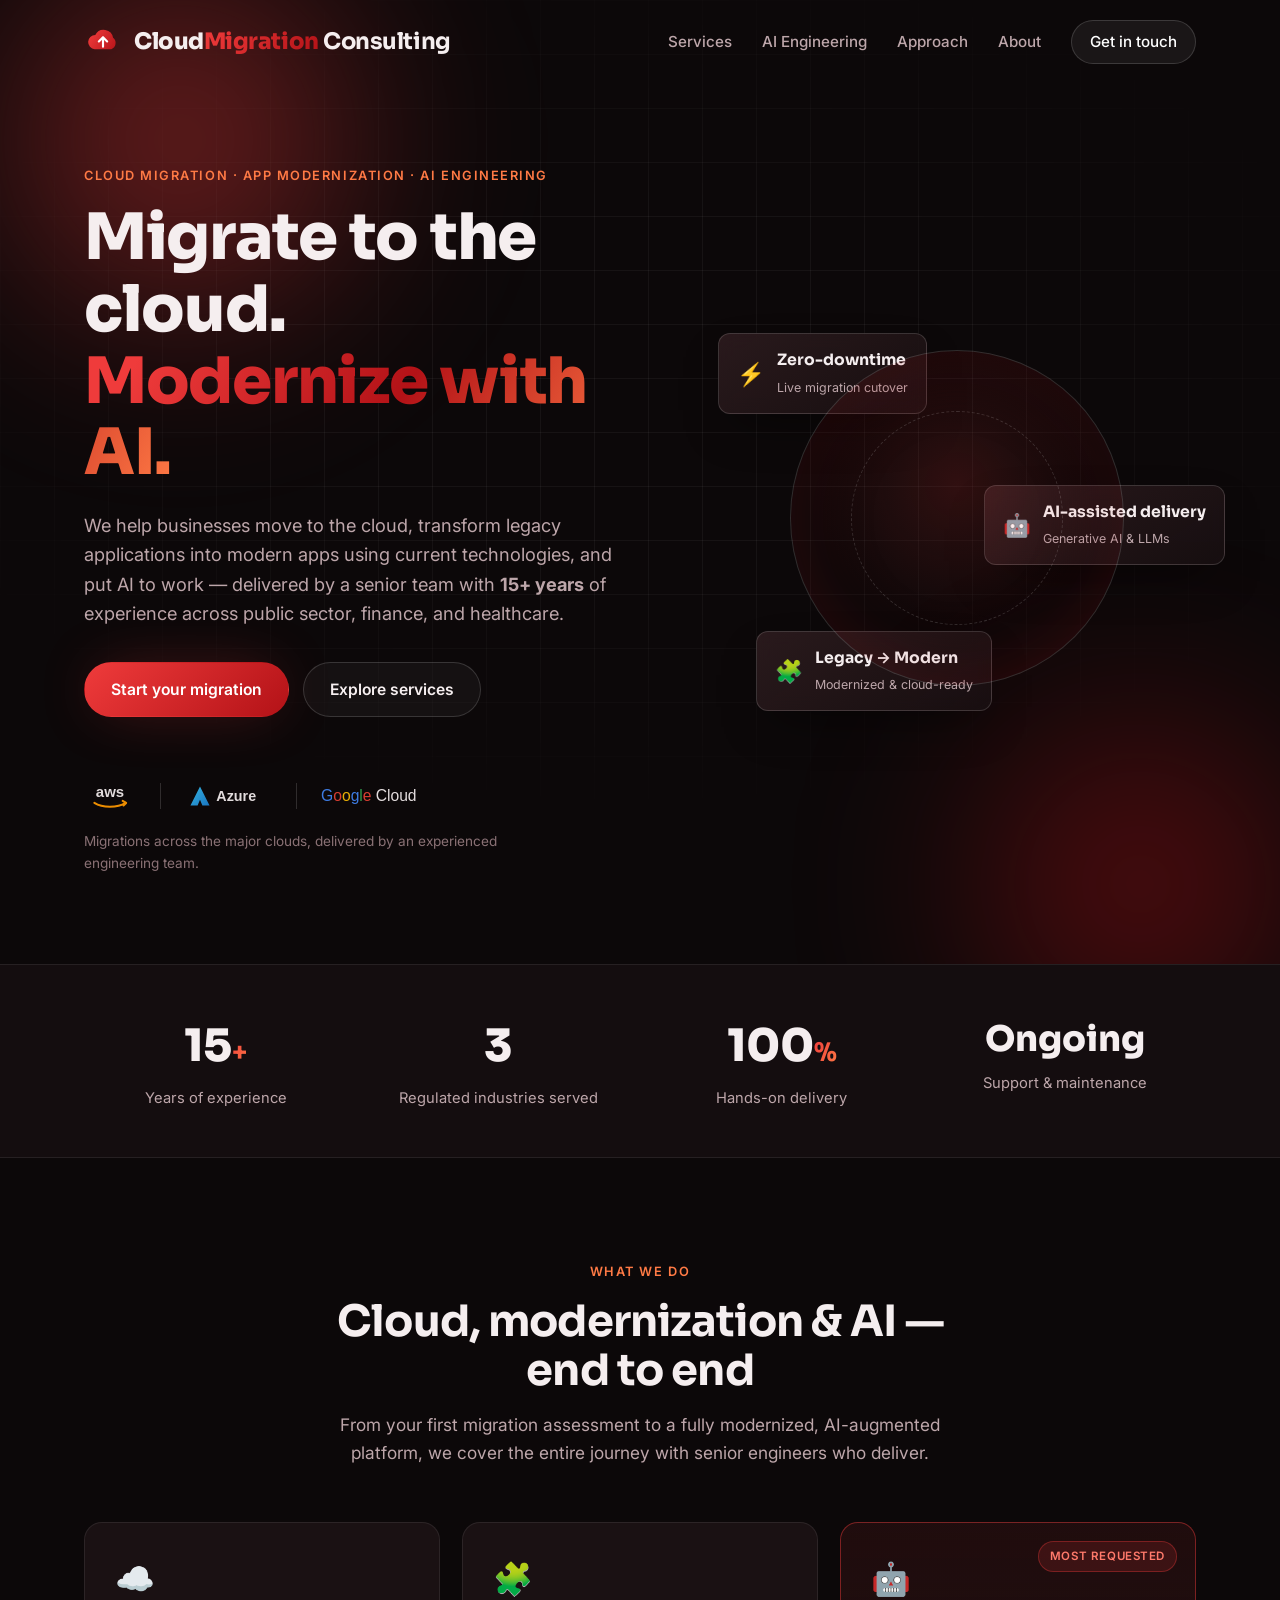
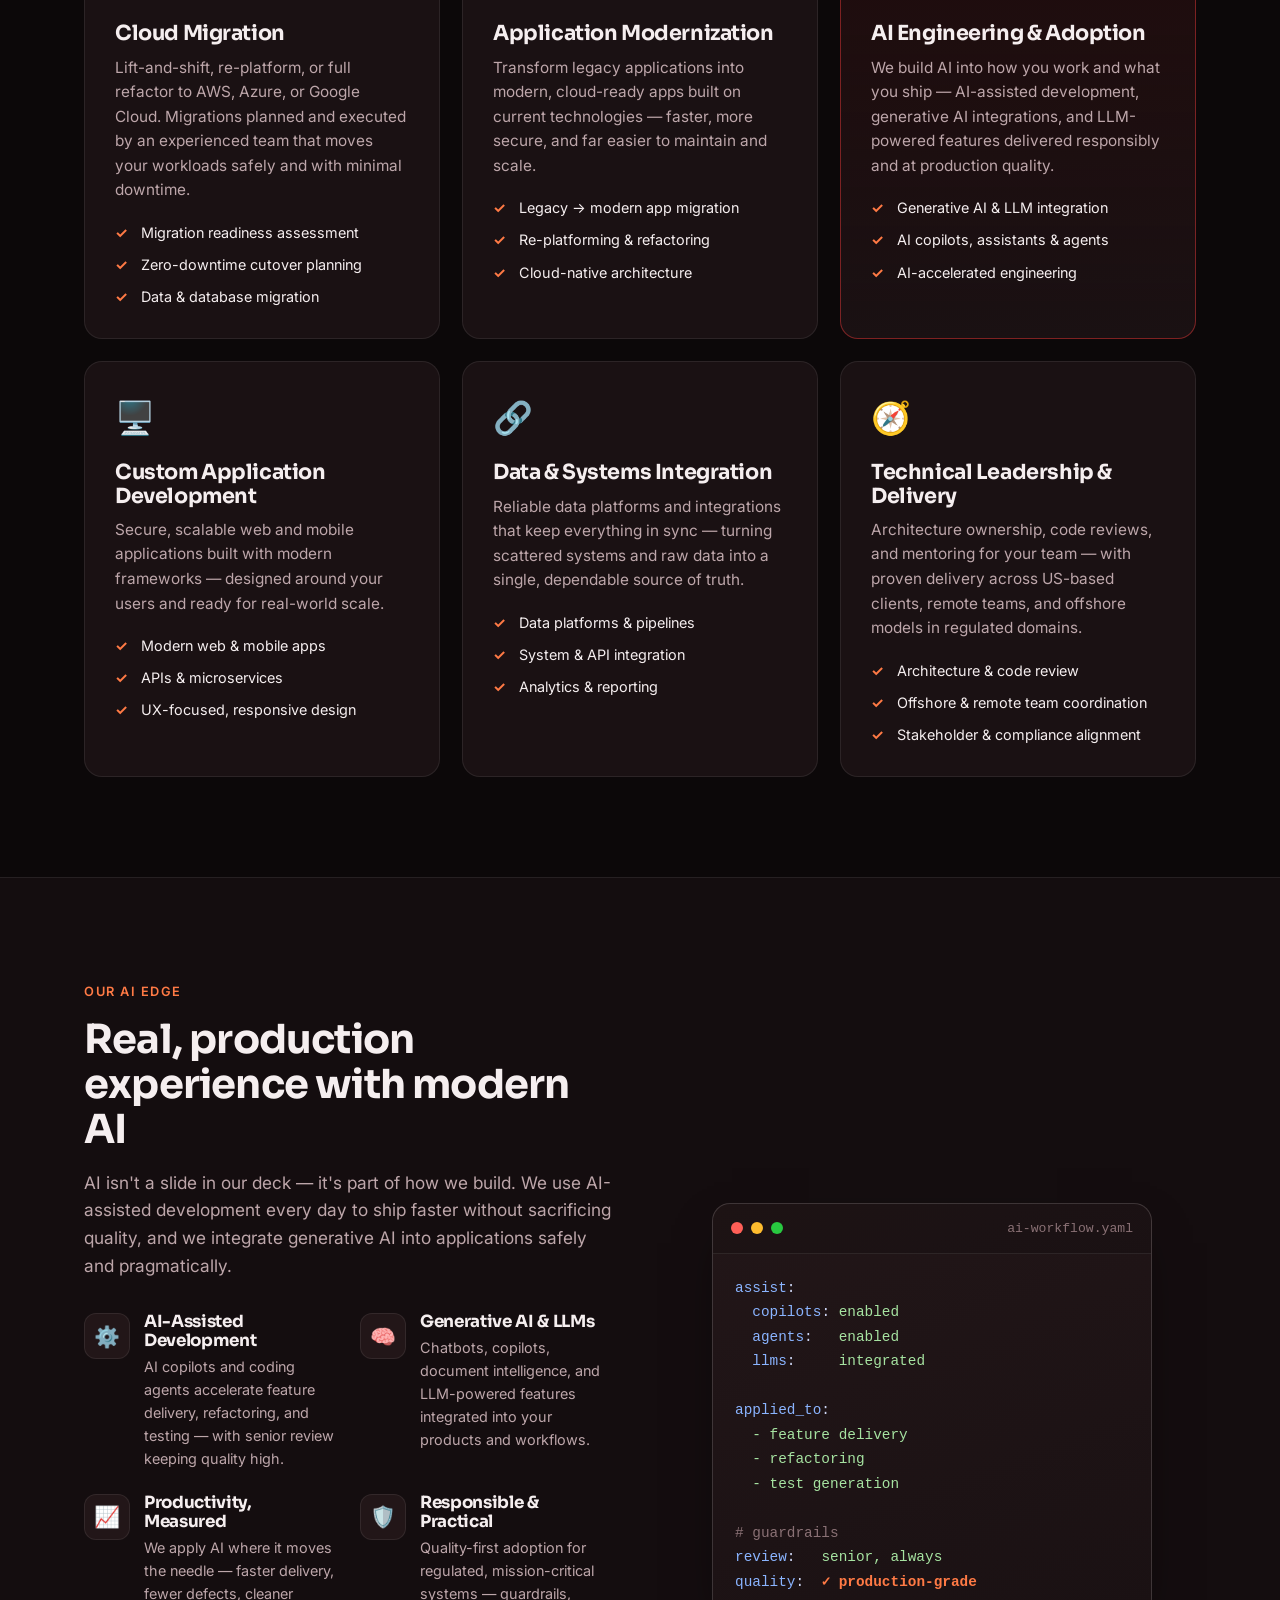
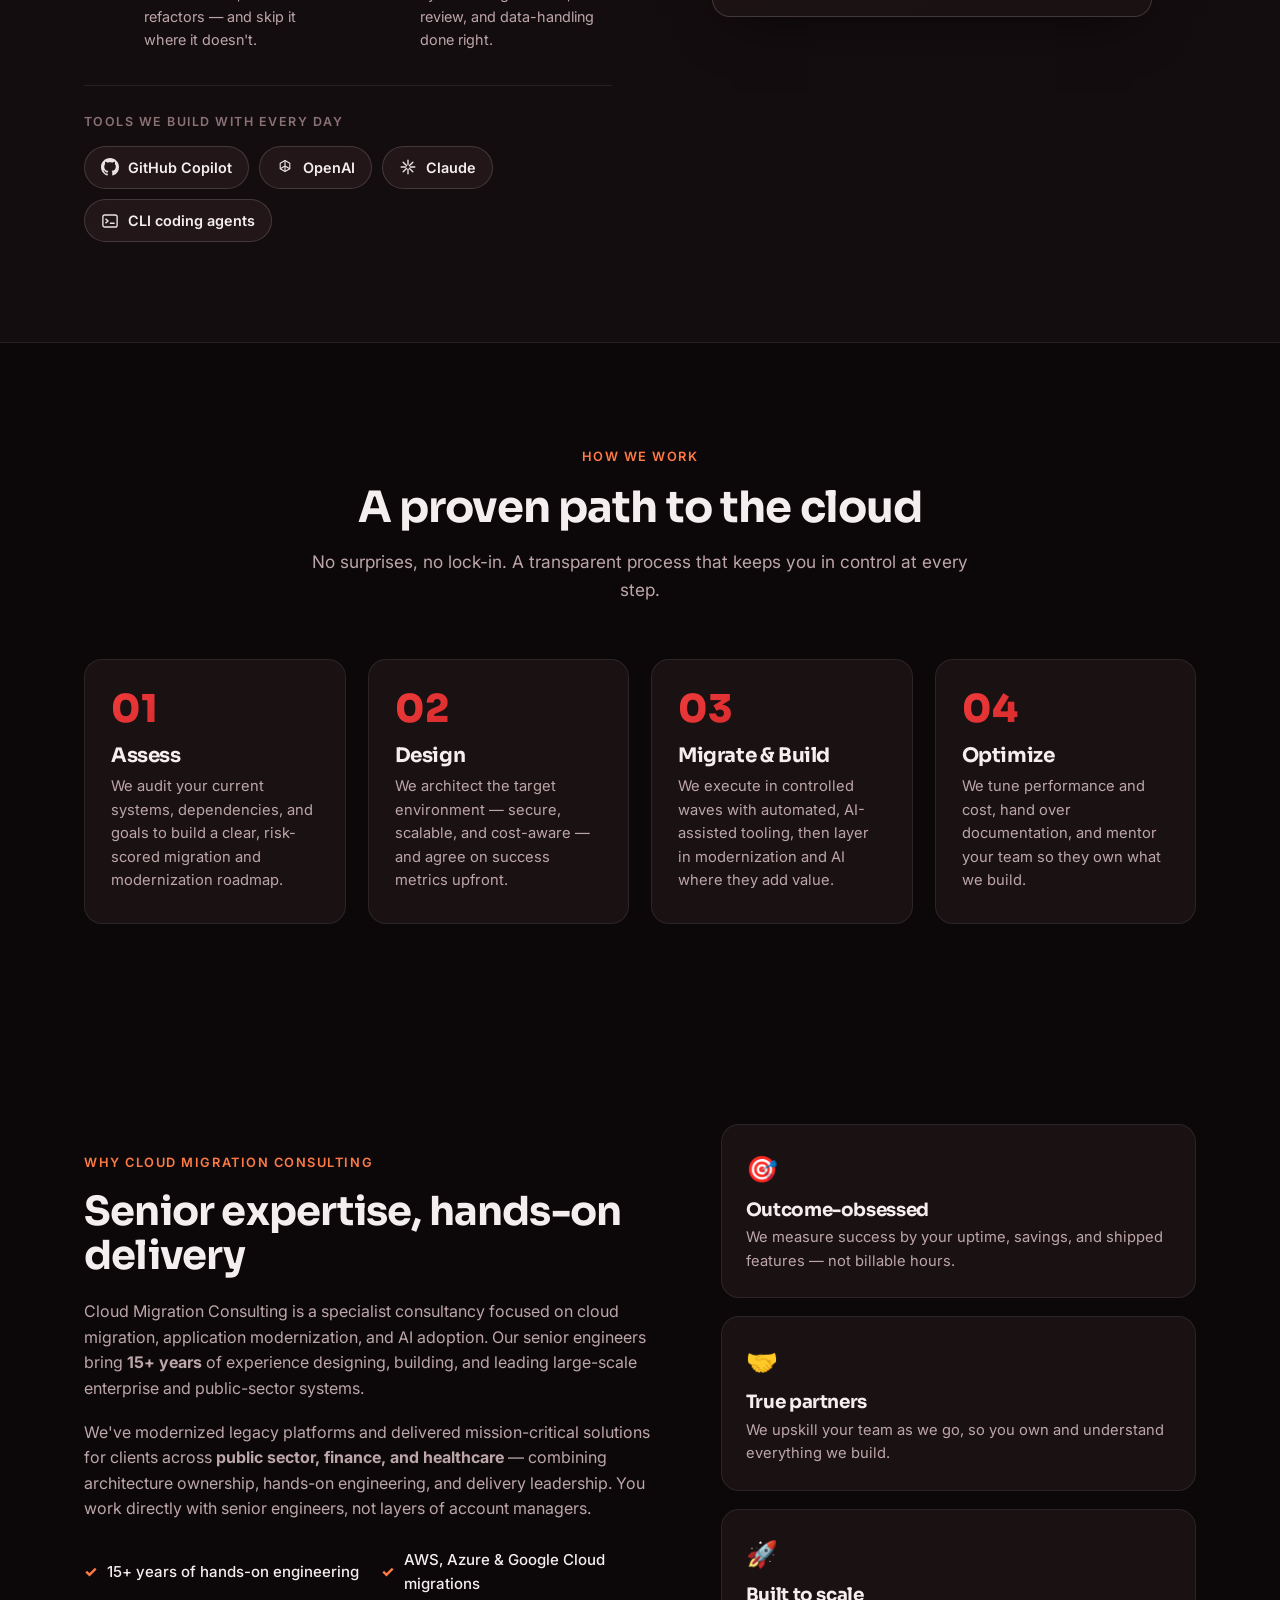
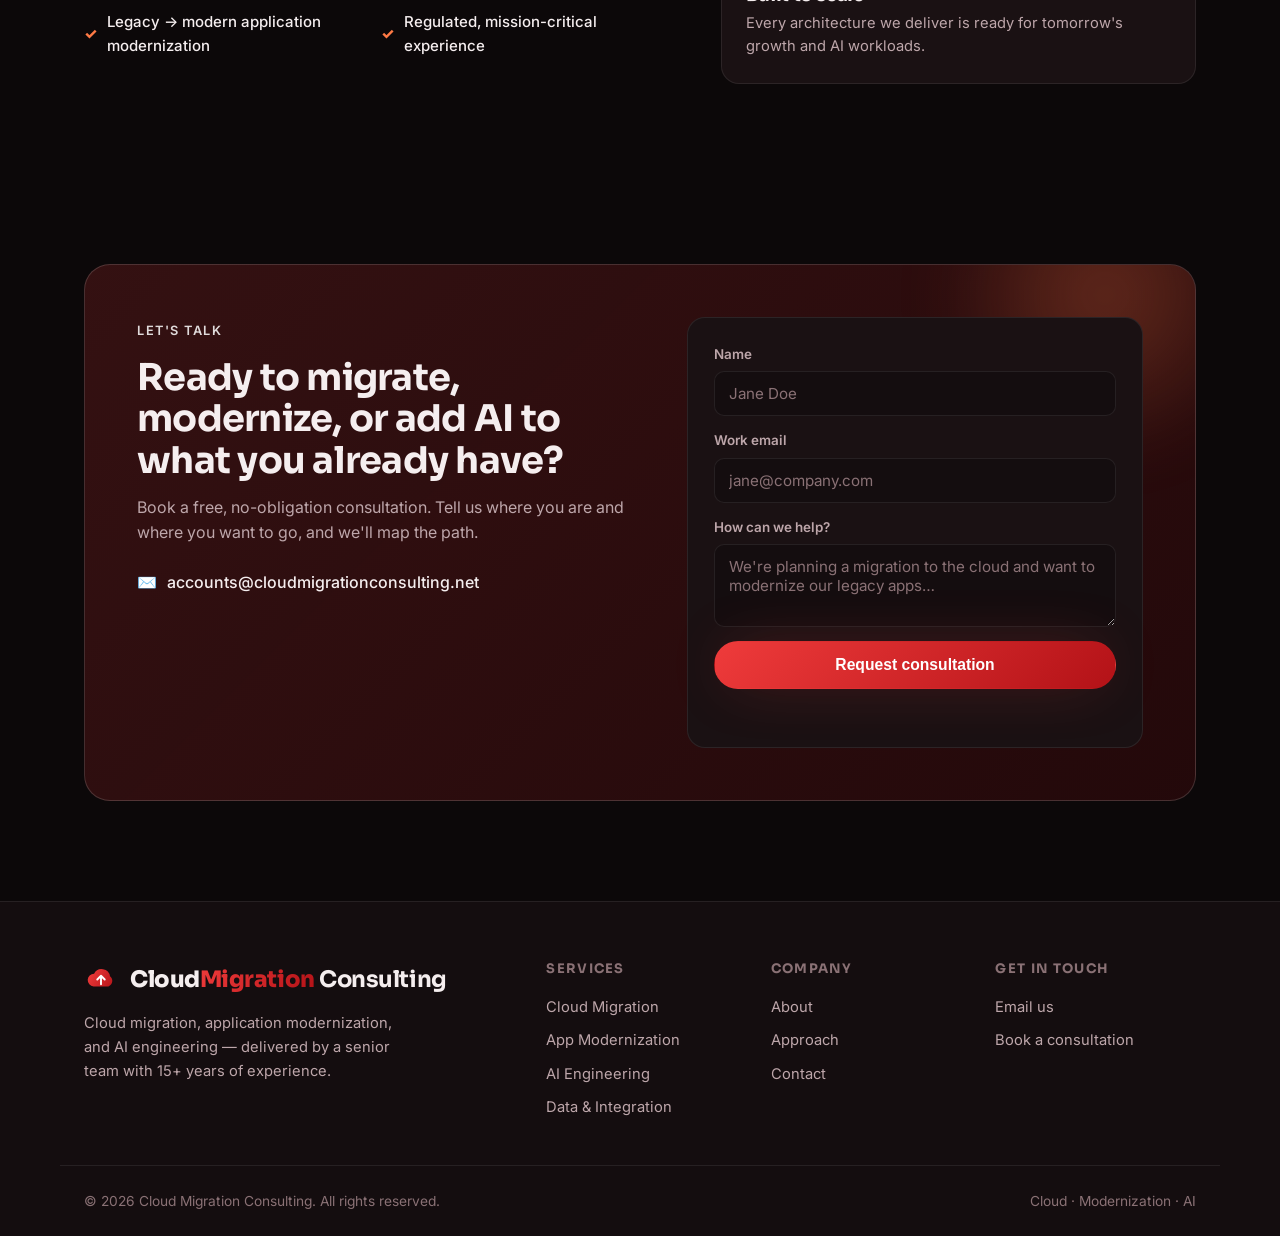
<file: index.html>
<!DOCTYPE html>
<html lang="en">
<head>
  <meta charset="UTF-8" />
  <meta name="viewport" content="width=device-width, initial-scale=1.0" />
  <title>Cloud Migration Consulting — Cloud Migration, App Modernization &amp; AI</title>
  <meta name="description" content="Cloud Migration Consulting helps businesses migrate to AWS, Azure &amp; Google Cloud, transform legacy applications into modern apps, and adopt AI — delivered by a senior team with 15+ years of experience." />
  <meta name="keywords" content="cloud migration, AWS, Azure, Google Cloud, application modernization, legacy modernization, AI engineering, digital transformation, consulting" />
  <meta name="author" content="Cloud Migration Consulting" />

  <!-- Open Graph -->
  <meta property="og:title" content="Cloud Migration Consulting — Cloud Migration, App Modernization &amp; AI" />
  <meta property="og:description" content="Migrate to the cloud, modernize legacy applications, and put AI to work — delivered by a senior team with 15+ years of experience." />
  <meta property="og:type" content="website" />
  <meta property="og:url" content="https://cloudmigrationconsulting.net/" />

  <link rel="preconnect" href="https://fonts.googleapis.com" />
  <link rel="preconnect" href="https://fonts.gstatic.com" crossorigin />
  <link href="https://fonts.googleapis.com/css2?family=Inter:wght@400;500;600;700;800&family=Sora:wght@600;700;800&display=swap" rel="stylesheet" />
  <link rel="stylesheet" href="styles.css" />
  <link rel="icon" href="data:image/svg+xml,%3Csvg xmlns='http://www.w3.org/2000/svg' viewBox='0 0 100 100'%3E%3Ctext y='.9em' font-size='90'%3E%E2%98%81%EF%B8%8F%3C/text%3E%3C/svg%3E" />
</head>
<body>
  <!-- Header -->
  <header class="site-header" id="siteHeader">
    <div class="container header-inner">
      <a href="#home" class="logo" aria-label="Cloud Migration Consulting home">
        <span class="logo-mark" aria-hidden="true">
          <svg viewBox="0 0 32 32" width="38" height="38" fill="none">
            <path d="M9 22a6 6 0 0 1 .5-11.98A8 8 0 0 1 24.5 12.5 5.5 5.5 0 0 1 23 22H9Z" fill="url(#lg)"/>
            <path d="M16 12v8M12.5 15.5 16 12l3.5 3.5" stroke="#fff" stroke-width="1.8" stroke-linecap="round" stroke-linejoin="round"/>
            <defs><linearGradient id="lg" x1="4" y1="8" x2="28" y2="24" gradientUnits="userSpaceOnUse"><stop stop-color="#ef3b3b"/><stop offset="1" stop-color="#b31217"/></linearGradient></defs>
          </svg>
        </span>
        <span class="logo-text">Cloud<span class="logo-accent">Migration</span><span class="logo-suffix"> Consulting</span></span>
      </a>

      <nav class="nav" id="nav" aria-label="Primary">
        <a href="#services">Services</a>
        <a href="#ai">AI Engineering</a>
        <a href="#approach">Approach</a>
        <a href="#about">About</a>
        <a href="#contact" class="nav-cta">Get in touch</a>
      </nav>

      <button class="nav-toggle" id="navToggle" aria-label="Toggle navigation" aria-expanded="false">
        <span></span><span></span><span></span>
      </button>
    </div>
  </header>

  <main>
    <!-- Hero -->
    <section class="hero" id="home">
      <div class="hero-bg" aria-hidden="true">
        <div class="orb orb-1"></div>
        <div class="orb orb-2"></div>
        <div class="grid-overlay"></div>
      </div>
      <div class="container hero-inner">
        <div class="hero-content" data-reveal>
          <span class="eyebrow">Cloud Migration · App Modernization · AI Engineering</span>
          <h1>Migrate to the cloud.<br /><span class="gradient-text">Modernize with AI.</span></h1>
          <p class="hero-sub">
            We help businesses move to the cloud, transform legacy applications into
            modern apps using current technologies, and put AI to work — delivered by a
            senior team with <strong>15+ years</strong> of experience across public
            sector, finance, and healthcare.
          </p>
          <div class="hero-actions">
            <a href="#contact" class="btn btn-primary">Start your migration</a>
            <a href="#services" class="btn btn-ghost">Explore services</a>
          </div>

          <div class="hero-logos" aria-label="Cloud platforms we migrate to">
            <!-- AWS -->
            <svg class="cloud-logo" viewBox="0 0 90 52" role="img" aria-label="Amazon Web Services">
              <text x="45" y="27" text-anchor="middle" font-family="Arial, Helvetica, sans-serif" font-weight="700" font-size="26" fill="currentColor">aws</text>
              <path d="M18 38 C32 47 58 47 72 38" fill="none" stroke="#FF9900" stroke-width="3.6" stroke-linecap="round"/>
              <path d="M67 34.5 l6 3.5 -4.5 4.5" fill="none" stroke="#FF9900" stroke-width="3.6" stroke-linecap="round" stroke-linejoin="round"/>
            </svg>
            <span class="logo-divider" aria-hidden="true"></span>
            <!-- Microsoft Azure -->
            <svg class="cloud-logo" viewBox="0 0 128 44" role="img" aria-label="Microsoft Azure">
              <defs><linearGradient id="azg" x1="0" y1="0" x2="1" y2="1"><stop offset="0" stop-color="#3AC3F2"/><stop offset="1" stop-color="#1B7FD1"/></linearGradient></defs>
              <path d="M22 8 L36 36 H25.5 L22 27.5 L18.5 36 H8 Z" fill="url(#azg)"/>
              <text x="46" y="30" font-family="'Segoe UI', Arial, sans-serif" font-weight="600" font-size="21" fill="currentColor">Azure</text>
            </svg>
            <span class="logo-divider" aria-hidden="true"></span>
            <!-- Google Cloud -->
            <svg class="cloud-logo" viewBox="0 0 170 44" role="img" aria-label="Google Cloud">
              <text x="0" y="30" font-family="Arial, Helvetica, sans-serif" font-weight="500" font-size="23">
                <tspan fill="#4285F4">G</tspan><tspan fill="#EA4335">o</tspan><tspan fill="#FBBC05">o</tspan><tspan fill="#4285F4">g</tspan><tspan fill="#34A853">l</tspan><tspan fill="#EA4335">e</tspan><tspan fill="currentColor" dx="6">Cloud</tspan>
              </text>
            </svg>
          </div>
          <p class="hero-note">Migrations across the major clouds, delivered by an experienced engineering team.</p>
        </div>

        <div class="hero-visual" data-reveal aria-hidden="true">
          <div class="glass-card float-card card-1">
            <span class="card-icon">⚡</span>
            <div><strong>Zero-downtime</strong><small>Live migration cutover</small></div>
          </div>
          <div class="glass-card float-card card-2">
            <span class="card-icon">🤖</span>
            <div><strong>AI-assisted delivery</strong><small>Generative AI &amp; LLMs</small></div>
          </div>
          <div class="glass-card float-card card-3">
            <span class="card-icon">🧩</span>
            <div><strong>Legacy → Modern</strong><small>Modernized &amp; cloud-ready</small></div>
          </div>
          <div class="hero-ring"></div>
        </div>
      </div>
    </section>

    <!-- Stats -->
    <section class="stats" aria-label="Key facts">
      <div class="container stats-grid">
        <div class="stat" data-reveal><span class="stat-num" data-count="15">0</span><span class="stat-plus">+</span><p>Years of experience</p></div>
        <div class="stat" data-reveal><span class="stat-num" data-count="3">0</span><span class="stat-plus"></span><p>Regulated industries served</p></div>
        <div class="stat" data-reveal><span class="stat-num" data-count="100">0</span><span class="stat-plus">%</span><p>Hands-on delivery</p></div>
        <div class="stat" data-reveal><span class="stat-word">Ongoing</span><p>Support &amp; maintenance</p></div>
      </div>
    </section>

    <!-- Services -->
    <section class="section services" id="services">
      <div class="container">
        <div class="section-head" data-reveal>
          <span class="eyebrow">What we do</span>
          <h2>Cloud, modernization &amp; AI — end to end</h2>
          <p class="section-lead">From your first migration assessment to a fully modernized, AI-augmented platform, we cover the entire journey with senior engineers who deliver.</p>
        </div>

        <div class="cards-grid">
          <article class="service-card" data-reveal>
            <div class="service-icon">☁️</div>
            <h3>Cloud Migration</h3>
            <p>Lift-and-shift, re-platform, or full refactor to AWS, Azure, or Google Cloud. Migrations planned and executed by an experienced team that moves your workloads safely and with minimal downtime.</p>
            <ul class="tick-list">
              <li>Migration readiness assessment</li>
              <li>Zero-downtime cutover planning</li>
              <li>Data &amp; database migration</li>
            </ul>
          </article>

          <article class="service-card" data-reveal>
            <div class="service-icon">🧩</div>
            <h3>Application Modernization</h3>
            <p>Transform legacy applications into modern, cloud-ready apps built on current technologies — faster, more secure, and far easier to maintain and scale.</p>
            <ul class="tick-list">
              <li>Legacy → modern app migration</li>
              <li>Re-platforming &amp; refactoring</li>
              <li>Cloud-native architecture</li>
            </ul>
          </article>

          <article class="service-card featured" data-reveal>
            <div class="service-badge">Most requested</div>
            <div class="service-icon">🤖</div>
            <h3>AI Engineering &amp; Adoption</h3>
            <p>We build AI into how you work and what you ship — AI-assisted development, generative AI integrations, and LLM-powered features delivered responsibly and at production quality.</p>
            <ul class="tick-list">
              <li>Generative AI &amp; LLM integration</li>
              <li>AI copilots, assistants &amp; agents</li>
              <li>AI-accelerated engineering</li>
            </ul>
          </article>

          <article class="service-card" data-reveal>
            <div class="service-icon">🖥️</div>
            <h3>Custom Application Development</h3>
            <p>Secure, scalable web and mobile applications built with modern frameworks — designed around your users and ready for real-world scale.</p>
            <ul class="tick-list">
              <li>Modern web &amp; mobile apps</li>
              <li>APIs &amp; microservices</li>
              <li>UX-focused, responsive design</li>
            </ul>
          </article>

          <article class="service-card" data-reveal>
            <div class="service-icon">🔗</div>
            <h3>Data &amp; Systems Integration</h3>
            <p>Reliable data platforms and integrations that keep everything in sync — turning scattered systems and raw data into a single, dependable source of truth.</p>
            <ul class="tick-list">
              <li>Data platforms &amp; pipelines</li>
              <li>System &amp; API integration</li>
              <li>Analytics &amp; reporting</li>
            </ul>
          </article>

          <article class="service-card" data-reveal>
            <div class="service-icon">🧭</div>
            <h3>Technical Leadership &amp; Delivery</h3>
            <p>Architecture ownership, code reviews, and mentoring for your team — with proven delivery across US-based clients, remote teams, and offshore models in regulated domains.</p>
            <ul class="tick-list">
              <li>Architecture &amp; code review</li>
              <li>Offshore &amp; remote team coordination</li>
              <li>Stakeholder &amp; compliance alignment</li>
            </ul>
          </article>
        </div>
      </div>
    </section>

    <!-- AI Engineering -->
    <section class="section ai-section" id="ai">
      <div class="container ai-inner">
        <div class="ai-content" data-reveal>
          <span class="eyebrow">Our AI edge</span>
          <h2>Real, production experience with modern AI</h2>
          <p class="section-lead">
            AI isn't a slide in our deck — it's part of how we build. We use AI-assisted
            development every day to ship faster without sacrificing quality, and we
            integrate generative AI into applications safely and pragmatically.
          </p>

          <div class="ai-features">
            <div class="ai-feature">
              <span class="ai-feature-icon">⚙️</span>
              <div>
                <h4>AI-Assisted Development</h4>
                <p>AI copilots and coding agents accelerate feature delivery, refactoring, and testing — with senior review keeping quality high.</p>
              </div>
            </div>
            <div class="ai-feature">
              <span class="ai-feature-icon">🧠</span>
              <div>
                <h4>Generative AI &amp; LLMs</h4>
                <p>Chatbots, copilots, document intelligence, and LLM-powered features integrated into your products and workflows.</p>
              </div>
            </div>
            <div class="ai-feature">
              <span class="ai-feature-icon">📈</span>
              <div>
                <h4>Productivity, Measured</h4>
                <p>We apply AI where it moves the needle — faster delivery, fewer defects, cleaner refactors — and skip it where it doesn't.</p>
              </div>
            </div>
            <div class="ai-feature">
              <span class="ai-feature-icon">🛡️</span>
              <div>
                <h4>Responsible &amp; Practical</h4>
                <p>Quality-first adoption for regulated, mission-critical systems — guardrails, review, and data-handling done right.</p>
              </div>
            </div>
          </div>

          <div class="ai-tools">
            <p class="ai-tools-label">Tools we build with every day</p>
            <div class="tool-chips">
              <span class="tool-chip">
                <svg viewBox="0 0 16 16" width="18" height="18" aria-hidden="true"><path fill="currentColor" d="M8 0C3.58 0 0 3.58 0 8c0 3.54 2.29 6.53 5.47 7.59.4.07.55-.17.55-.38 0-.19-.01-.82-.01-1.49-2.01.37-2.53-.49-2.69-.94-.09-.23-.48-.94-.82-1.13-.28-.15-.68-.52-.01-.53.63-.01 1.08.58 1.23.82.72 1.21 1.87.87 2.33.66.07-.52.28-.87.51-1.07-1.78-.2-3.64-.89-3.64-3.95 0-.87.31-1.59.82-2.15-.08-.2-.36-1.02.08-2.12 0 0 .67-.21 2.2.82.64-.18 1.32-.27 2-.27.68 0 1.36.09 2 .27 1.53-1.04 2.2-.82 2.2-.82.44 1.1.16 1.92.08 2.12.51.56.82 1.27.82 2.15 0 3.07-1.87 3.75-3.65 3.95.29.25.54.73.54 1.48 0 1.07-.01 1.93-.01 2.2 0 .21.15.46.55.38A8.01 8.01 0 0 0 16 8c0-4.42-3.58-8-8-8Z"/></svg>
                GitHub Copilot
              </span>
              <span class="tool-chip">
                <svg viewBox="0 0 24 24" width="18" height="18" aria-hidden="true" fill="none" stroke="currentColor" stroke-width="1.5" stroke-linejoin="round"><path d="M12 3.2 18.4 6.9v7.4L12 18l-6.4-3.7V6.9L12 3.2Z"/><path d="M12 3.2v7.4l6.4 3.7M12 10.6 5.6 14.3M12 10.6V18"/></svg>
                OpenAI
              </span>
              <span class="tool-chip">
                <svg viewBox="0 0 24 24" width="18" height="18" aria-hidden="true"><g fill="currentColor"><rect x="11.1" y="2" width="1.8" height="8" rx=".9"/><rect x="11.1" y="14" width="1.8" height="8" rx=".9"/><rect x="2" y="11.1" width="8" height="1.8" rx=".9"/><rect x="14" y="11.1" width="8" height="1.8" rx=".9"/><rect x="11.1" y="2" width="1.8" height="8" rx=".9" transform="rotate(45 12 12)"/><rect x="11.1" y="14" width="1.8" height="8" rx=".9" transform="rotate(45 12 12)"/><rect x="2" y="11.1" width="8" height="1.8" rx=".9" transform="rotate(45 12 12)"/><rect x="14" y="11.1" width="8" height="1.8" rx=".9" transform="rotate(45 12 12)"/></g></svg>
                Claude
              </span>
              <span class="tool-chip">
                <svg viewBox="0 0 24 24" width="18" height="18" aria-hidden="true" fill="none" stroke="currentColor" stroke-width="1.8" stroke-linecap="round" stroke-linejoin="round"><rect x="2.5" y="4" width="19" height="16" rx="2.5"/><path d="M6.5 9.5 9.5 12l-3 2.5M12.5 15h5"/></svg>
                CLI coding agents
              </span>
            </div>
          </div>
        </div>

        <div class="ai-visual" data-reveal>
          <div class="glass-panel">
            <div class="panel-header">
              <span class="dot red"></span><span class="dot amber"></span><span class="dot green"></span>
              <span class="panel-title">ai-workflow.yaml</span>
            </div>
            <pre class="code"><code><span class="c-key">assist</span>:
  <span class="c-key">copilots</span>: <span class="c-str">enabled</span>
  <span class="c-key">agents</span>:   <span class="c-str">enabled</span>
  <span class="c-key">llms</span>:     <span class="c-str">integrated</span>

<span class="c-key">applied_to</span>:
  <span class="c-str">- feature delivery</span>
  <span class="c-str">- refactoring</span>
  <span class="c-str">- test generation</span>

<span class="c-cmt"># guardrails</span>
<span class="c-key">review</span>:   <span class="c-str">senior, always</span>
<span class="c-key">quality</span>:  <span class="c-ok">✓ production-grade</span></code></pre>
          </div>
        </div>
      </div>
    </section>

    <!-- Approach -->
    <section class="section approach" id="approach">
      <div class="container">
        <div class="section-head" data-reveal>
          <span class="eyebrow">How we work</span>
          <h2>A proven path to the cloud</h2>
          <p class="section-lead">No surprises, no lock-in. A transparent process that keeps you in control at every step.</p>
        </div>

        <div class="steps">
          <div class="step" data-reveal>
            <div class="step-num">01</div>
            <h3>Assess</h3>
            <p>We audit your current systems, dependencies, and goals to build a clear, risk-scored migration and modernization roadmap.</p>
          </div>
          <div class="step" data-reveal>
            <div class="step-num">02</div>
            <h3>Design</h3>
            <p>We architect the target environment — secure, scalable, and cost-aware — and agree on success metrics upfront.</p>
          </div>
          <div class="step" data-reveal>
            <div class="step-num">03</div>
            <h3>Migrate &amp; Build</h3>
            <p>We execute in controlled waves with automated, AI-assisted tooling, then layer in modernization and AI where they add value.</p>
          </div>
          <div class="step" data-reveal>
            <div class="step-num">04</div>
            <h3>Optimize</h3>
            <p>We tune performance and cost, hand over documentation, and mentor your team so they own what we build.</p>
          </div>
        </div>
      </div>
    </section>

    <!-- About / Why us -->
    <section class="section about" id="about">
      <div class="container about-inner">
        <div class="about-content" data-reveal>
          <span class="eyebrow">Why Cloud Migration Consulting</span>
          <h2>Senior expertise, hands-on delivery</h2>
          <p>
            Cloud Migration Consulting is a specialist consultancy focused on cloud
            migration, application modernization, and AI adoption. Our senior engineers
            bring <strong>15+ years</strong> of experience designing, building, and
            leading large-scale enterprise and public-sector systems.
          </p>
          <p>
            We've modernized legacy platforms and delivered mission-critical solutions for
            clients across <strong>public sector, finance, and healthcare</strong> —
            combining architecture ownership, hands-on engineering, and delivery
            leadership. You work directly with senior engineers, not layers of account
            managers.
          </p>
          <div class="about-points">
            <div class="about-point"><span>✓</span> 15+ years of hands-on engineering</div>
            <div class="about-point"><span>✓</span> AWS, Azure &amp; Google Cloud migrations</div>
            <div class="about-point"><span>✓</span> Legacy → modern application modernization</div>
            <div class="about-point"><span>✓</span> Regulated, mission-critical experience</div>
          </div>
        </div>
        <div class="about-visual" data-reveal>
          <div class="value-card">
            <span class="value-icon">🎯</span>
            <h4>Outcome-obsessed</h4>
            <p>We measure success by your uptime, savings, and shipped features — not billable hours.</p>
          </div>
          <div class="value-card">
            <span class="value-icon">🤝</span>
            <h4>True partners</h4>
            <p>We upskill your team as we go, so you own and understand everything we build.</p>
          </div>
          <div class="value-card">
            <span class="value-icon">🚀</span>
            <h4>Built to scale</h4>
            <p>Every architecture we deliver is ready for tomorrow's growth and AI workloads.</p>
          </div>
        </div>
      </div>
    </section>

    <!-- CTA / Contact -->
    <section class="section cta-section" id="contact">
      <div class="container">
        <div class="cta-card" data-reveal>
          <div class="cta-copy">
            <span class="eyebrow light">Let's talk</span>
            <h2>Ready to migrate, modernize, or add AI to what you already have?</h2>
            <p>Book a free, no-obligation consultation. Tell us where you are and where you want to go, and we'll map the path.</p>
            <div class="cta-contacts">
              <a href="mailto:accounts@cloudmigrationconsulting.net" class="cta-contact">
                <span>✉️</span> accounts@cloudmigrationconsulting.net
              </a>
            </div>
          </div>
          <form class="cta-form" id="contactForm" novalidate>
            <div class="field">
              <label for="name">Name</label>
              <input type="text" id="name" name="name" placeholder="Jane Doe" required />
            </div>
            <div class="field">
              <label for="email">Work email</label>
              <input type="email" id="email" name="email" placeholder="jane@company.com" required />
            </div>
            <div class="field">
              <label for="message">How can we help?</label>
              <textarea id="message" name="message" rows="3" placeholder="We're planning a migration to the cloud and want to modernize our legacy apps…" required></textarea>
            </div>
            <button type="submit" class="btn btn-primary btn-block">Request consultation</button>
            <p class="form-note" id="formNote" role="status"></p>
          </form>
        </div>
      </div>
    </section>
  </main>

  <!-- Footer -->
  <footer class="site-footer">
    <div class="container footer-inner">
      <div class="footer-brand">
        <a href="#home" class="logo">
          <span class="logo-mark" aria-hidden="true">
            <svg viewBox="0 0 32 32" width="34" height="34" fill="none">
              <path d="M9 22a6 6 0 0 1 .5-11.98A8 8 0 0 1 24.5 12.5 5.5 5.5 0 0 1 23 22H9Z" fill="url(#lg2)"/>
              <path d="M16 12v8M12.5 15.5 16 12l3.5 3.5" stroke="#fff" stroke-width="1.8" stroke-linecap="round" stroke-linejoin="round"/>
              <defs><linearGradient id="lg2" x1="4" y1="8" x2="28" y2="24" gradientUnits="userSpaceOnUse"><stop stop-color="#ef3b3b"/><stop offset="1" stop-color="#b31217"/></linearGradient></defs>
            </svg>
          </span>
          <span class="logo-text">Cloud<span class="logo-accent">Migration</span><span class="logo-suffix"> Consulting</span></span>
        </a>
        <p>Cloud migration, application modernization, and AI engineering — delivered by a senior team with 15+ years of experience.</p>
      </div>
      <div class="footer-cols">
        <div class="footer-col">
          <h5>Services</h5>
          <a href="#services">Cloud Migration</a>
          <a href="#services">App Modernization</a>
          <a href="#ai">AI Engineering</a>
          <a href="#services">Data &amp; Integration</a>
        </div>
        <div class="footer-col">
          <h5>Company</h5>
          <a href="#about">About</a>
          <a href="#approach">Approach</a>
          <a href="#contact">Contact</a>
        </div>
        <div class="footer-col">
          <h5>Get in touch</h5>
          <a href="mailto:accounts@cloudmigrationconsulting.net">Email us</a>
          <a href="#contact">Book a consultation</a>
        </div>
      </div>
    </div>
    <div class="container footer-bottom">
      <p>&copy; <span id="year">2026</span> Cloud Migration Consulting. All rights reserved.</p>
      <p>Cloud · Modernization · AI</p>
    </div>
  </footer>

  <script src="script.js"></script>
</body>
</html>
</file>
<file: styles.css>
/* ===== Design tokens ===== */
:root {
  --bg: #0c0809;
  --bg-2: #140d0f;
  --surface: #1a1113;
  --surface-2: #221618;
  --border: rgba(255, 255, 255, 0.08);
  --border-strong: rgba(255, 255, 255, 0.15);
  --text: #f5eeef;
  --muted: #bda6aa;
  --muted-2: #8a7175;
  --brand: #ef3b3b;
  --brand-2: #b31217;
  --accent: #ff7a45;
  --radius: 18px;
  --radius-sm: 12px;
  --shadow: 0 20px 50px -20px rgba(0, 0, 0, 0.65);
  --shadow-glow: 0 0 60px -15px rgba(239, 59, 59, 0.45);
  --container: 1160px;
  --font: 'Inter', -apple-system, BlinkMacSystemFont, 'Segoe UI', Roboto, sans-serif;
  --font-display: 'Sora', var(--font);
}

* { box-sizing: border-box; margin: 0; padding: 0; }

html { scroll-behavior: smooth; }

body {
  font-family: var(--font);
  background: var(--bg);
  color: var(--text);
  line-height: 1.6;
  -webkit-font-smoothing: antialiased;
  overflow-x: hidden;
}

.container { width: 100%; max-width: var(--container); margin: 0 auto; padding: 0 24px; }

a { color: inherit; text-decoration: none; }
img { max-width: 100%; display: block; }
h1, h2, h3, h4, h5 { font-family: var(--font-display); line-height: 1.12; letter-spacing: -0.02em; }

/* ===== Buttons ===== */
.btn {
  display: inline-flex; align-items: center; justify-content: center; gap: 8px;
  font-weight: 600; font-size: 0.98rem; padding: 14px 26px; border-radius: 999px;
  border: 1px solid transparent; cursor: pointer; transition: transform .2s ease, box-shadow .2s ease, background .2s ease;
  white-space: nowrap;
}
.btn-primary {
  background: linear-gradient(135deg, var(--brand), var(--brand-2));
  color: #fff; box-shadow: var(--shadow-glow);
}
.btn-primary:hover { transform: translateY(-2px); box-shadow: 0 0 70px -10px rgba(179, 18, 23, 0.65); }
.btn-ghost { background: rgba(255,255,255,.04); border-color: var(--border-strong); color: var(--text); }
.btn-ghost:hover { background: rgba(255,255,255,.08); transform: translateY(-2px); }
.btn-block { width: 100%; }

.eyebrow {
  display: inline-block; font-family: var(--font); font-weight: 600; font-size: .8rem;
  letter-spacing: .12em; text-transform: uppercase; color: var(--accent);
  margin-bottom: 16px;
}
.eyebrow.light { color: rgba(255,255,255,.85); }

.gradient-text {
  background: linear-gradient(120deg, var(--brand) 10%, var(--brand-2) 55%, var(--accent) 100%);
  -webkit-background-clip: text; background-clip: text; -webkit-text-fill-color: transparent;
}

/* ===== Header ===== */
.site-header {
  position: fixed; top: 0; left: 0; right: 0; z-index: 100;
  transition: background .3s ease, border-color .3s ease, backdrop-filter .3s ease;
  border-bottom: 1px solid transparent;
}
.site-header.scrolled {
  background: rgba(12, 8, 9, 0.85); backdrop-filter: blur(14px);
  border-bottom-color: var(--border);
}
.header-inner { display: flex; align-items: center; justify-content: space-between; height: 84px; }
.logo { display: flex; align-items: center; gap: 12px; font-family: var(--font-display); font-weight: 800; font-size: 1.42rem; letter-spacing: -.02em; }
.logo-suffix { font-weight: 700; }
.logo-mark { display: grid; place-items: center; }
.logo-accent { color: var(--brand); }
.logo-accent { background: linear-gradient(120deg, var(--brand), var(--brand-2)); -webkit-background-clip: text; background-clip: text; -webkit-text-fill-color: transparent; }

.nav { display: flex; align-items: center; gap: 30px; }
.nav a { font-weight: 500; font-size: .95rem; color: var(--muted); transition: color .2s; }
.nav a:hover { color: var(--text); }
.nav .nav-cta {
  color: #fff; background: rgba(255,255,255,.06); border: 1px solid var(--border-strong);
  padding: 9px 18px; border-radius: 999px;
}
.nav .nav-cta:hover { background: rgba(255,255,255,.12); }

.nav-toggle { display: none; flex-direction: column; gap: 5px; background: none; border: 0; cursor: pointer; padding: 8px; }
.nav-toggle span { width: 24px; height: 2px; background: var(--text); border-radius: 2px; transition: .3s; }

/* ===== Hero ===== */
.hero { position: relative; padding: 162px 0 90px; overflow: hidden; }
.hero-bg { position: absolute; inset: 0; z-index: 0; }
.orb { position: absolute; border-radius: 50%; filter: blur(80px); opacity: .5; }
.orb-1 { width: 520px; height: 520px; background: radial-gradient(circle, var(--brand), transparent 70%); top: -120px; left: -80px; }
.orb-2 { width: 480px; height: 480px; background: radial-gradient(circle, var(--brand-2), transparent 70%); bottom: -160px; right: -100px; }
.grid-overlay {
  position: absolute; inset: 0;
  background-image: linear-gradient(var(--border) 1px, transparent 1px), linear-gradient(90deg, var(--border) 1px, transparent 1px);
  background-size: 54px 54px;
  mask-image: radial-gradient(ellipse 80% 60% at 50% 40%, #000 30%, transparent 75%);
  -webkit-mask-image: radial-gradient(ellipse 80% 60% at 50% 40%, #000 30%, transparent 75%);
  opacity: .6;
}
.hero-inner { position: relative; z-index: 1; display: grid; grid-template-columns: 1.1fr .9fr; gap: 50px; align-items: center; }
.hero h1 { font-size: clamp(2.4rem, 5.2vw, 4rem); font-weight: 800; margin-bottom: 22px; }
.hero-sub { font-size: 1.14rem; color: var(--muted); max-width: 540px; margin-bottom: 34px; }
.hero-actions { display: flex; gap: 14px; flex-wrap: wrap; margin-bottom: 44px; }
.hero-trust { display: flex; gap: 30px; flex-wrap: wrap; }
.hero-note { margin-top: 16px; font-size: .85rem; color: var(--muted-2); max-width: 460px; }

.hero-logos {
  display: flex; align-items: center; gap: 24px; flex-wrap: wrap;
  padding: 20px 0 4px;
}
.cloud-logo { height: 30px; width: auto; color: var(--text); opacity: .92; transition: opacity .2s, transform .2s; }
.cloud-logo:hover { opacity: 1; transform: translateY(-1px); }
.logo-divider { width: 1px; height: 26px; background: var(--border-strong); }
@media (max-width: 680px) {
  .hero-logos { gap: 16px; }
  .logo-divider { display: none; }
  .cloud-logo { height: 26px; }
}
.trust-item { display: flex; flex-direction: column; }
.trust-item strong { font-family: var(--font-display); font-size: 1.05rem; }
.trust-item span { font-size: .78rem; color: var(--muted-2); text-transform: uppercase; letter-spacing: .08em; }

/* Hero visual */
.hero-visual { position: relative; height: 420px; }
.hero-ring {
  position: absolute; inset: 10% 15%; border-radius: 50%;
  border: 1px solid var(--border-strong);
  background: radial-gradient(circle at 50% 40%, rgba(239,59,59,.16), transparent 60%);
  box-shadow: inset 0 0 80px rgba(179,18,23,.18);
  animation: spin 40s linear infinite;
}
.hero-ring::before {
  content: ''; position: absolute; inset: 18%; border-radius: 50%; border: 1px dashed var(--border-strong);
}
@keyframes spin { to { transform: rotate(360deg); } }

.glass-card {
  background: linear-gradient(145deg, rgba(46,28,31,.88), rgba(26,17,19,.75));
  border: 1px solid var(--border-strong); border-radius: var(--radius-sm);
  backdrop-filter: blur(10px); box-shadow: var(--shadow);
}
.float-card {
  position: absolute; display: flex; align-items: center; gap: 12px; padding: 14px 18px;
  animation: floaty 6s ease-in-out infinite;
}
.float-card strong { display: block; font-family: var(--font-display); font-size: .98rem; }
.float-card small { color: var(--muted); font-size: .78rem; }
.card-icon { font-size: 1.4rem; }
.card-1 { top: 6%; left: 0; animation-delay: 0s; }
.card-2 { top: 42%; right: -6%; animation-delay: 1.5s; }
.card-3 { bottom: 4%; left: 8%; animation-delay: 3s; }
@keyframes floaty { 0%,100% { transform: translateY(0); } 50% { transform: translateY(-14px); } }

/* ===== Stats ===== */
.stats { border-top: 1px solid var(--border); border-bottom: 1px solid var(--border); background: var(--bg-2); }
.stats-grid { display: grid; grid-template-columns: repeat(4, 1fr); gap: 20px; padding: 46px 24px; }
.stat { text-align: center; }
.stat-num { font-family: var(--font-display); font-size: clamp(2rem, 4vw, 2.8rem); font-weight: 800; }
.stat-plus { font-family: var(--font-display); font-size: 1.6rem; font-weight: 700; background: linear-gradient(120deg, var(--brand), var(--accent)); -webkit-background-clip: text; background-clip: text; -webkit-text-fill-color: transparent; }
.stat-word { display: block; font-family: var(--font-display); font-size: clamp(1.6rem, 3.2vw, 2.2rem); font-weight: 800; }
.stat p { color: var(--muted); font-size: .92rem; margin-top: 4px; }

/* ===== Sections ===== */
.section { padding: 100px 0; }
.section-head { max-width: 660px; margin: 0 auto 56px; text-align: center; }
.section-head h2 { font-size: clamp(1.9rem, 3.6vw, 2.7rem); font-weight: 700; margin-bottom: 16px; }
.section-lead { color: var(--muted); font-size: 1.08rem; }

/* ===== Services ===== */
.cards-grid { display: grid; grid-template-columns: repeat(3, 1fr); gap: 22px; }
.service-card {
  position: relative; background: var(--surface); border: 1px solid var(--border);
  border-radius: var(--radius); padding: 30px; transition: transform .25s ease, border-color .25s ease, box-shadow .25s ease;
  overflow: hidden;
}
.service-card::before {
  content: ''; position: absolute; inset: 0; border-radius: var(--radius);
  background: radial-gradient(500px circle at var(--mx, 50%) var(--my, 0%), rgba(239,59,59,.12), transparent 40%);
  opacity: 0; transition: opacity .3s;
}
.service-card:hover { transform: translateY(-6px); border-color: var(--border-strong); box-shadow: var(--shadow); }
.service-card:hover::before { opacity: 1; }
.service-card.featured { border-color: rgba(239,59,59,.45); background: linear-gradient(180deg, rgba(239,59,59,.09), var(--surface)); }
.service-badge {
  position: absolute; top: 18px; right: 18px; font-size: .72rem; font-weight: 600; letter-spacing: .05em;
  text-transform: uppercase; color: #ff7a6b; background: rgba(239,59,59,.14);
  border: 1px solid rgba(239,59,59,.35); padding: 5px 11px; border-radius: 999px;
}
.service-icon { font-size: 2rem; margin-bottom: 18px; display: inline-block; }
.service-card h3 { font-size: 1.3rem; margin-bottom: 10px; }
.service-card p { color: var(--muted); font-size: .96rem; margin-bottom: 18px; }
.tick-list { list-style: none; display: flex; flex-direction: column; gap: 9px; }
.tick-list li { position: relative; padding-left: 26px; font-size: .9rem; color: var(--text); }
.tick-list li::before {
  content: '✓'; position: absolute; left: 0; top: 0; color: var(--accent);
  font-weight: 700; width: 18px; height: 18px;
}

/* ===== AI section ===== */
.ai-section { background: var(--bg-2); border-top: 1px solid var(--border); border-bottom: 1px solid var(--border); }
.ai-inner { display: grid; grid-template-columns: 1fr 1fr; gap: 56px; align-items: center; }
.ai-content h2 { font-size: clamp(1.9rem, 3.4vw, 2.5rem); margin-bottom: 16px; }
.ai-features { display: grid; grid-template-columns: 1fr 1fr; gap: 24px; margin-top: 34px; }
.ai-feature { display: flex; gap: 14px; }
.ai-feature-icon {
  flex: 0 0 auto; font-size: 1.3rem; width: 46px; height: 46px; display: grid; place-items: center;
  background: var(--surface-2); border: 1px solid var(--border); border-radius: 12px;
}
.ai-feature h4 { font-size: 1.05rem; margin-bottom: 4px; }
.ai-feature p { color: var(--muted); font-size: .9rem; }

.ai-tools { margin-top: 34px; padding-top: 26px; border-top: 1px solid var(--border); }
.ai-tools-label {
  font-size: .78rem; font-weight: 600; letter-spacing: .12em; text-transform: uppercase;
  color: var(--muted-2); margin-bottom: 14px;
}
.tool-chips { display: flex; flex-wrap: wrap; gap: 10px; }
.tool-chip {
  display: inline-flex; align-items: center; gap: 9px;
  font-size: .9rem; font-weight: 600; color: var(--text);
  background: var(--surface-2); border: 1px solid var(--border-strong);
  padding: 9px 16px; border-radius: 999px;
  transition: border-color .2s, transform .2s, color .2s;
}
.tool-chip:hover { border-color: var(--brand); color: #fff; transform: translateY(-2px); }
.tool-chip svg { flex: 0 0 auto; opacity: .95; }

.ai-visual { display: flex; justify-content: center; }
.glass-panel {
  width: 100%; max-width: 440px; background: linear-gradient(160deg, var(--surface-2), var(--surface));
  border: 1px solid var(--border-strong); border-radius: var(--radius); box-shadow: var(--shadow);
  overflow: hidden;
}
.panel-header { display: flex; align-items: center; gap: 8px; padding: 14px 18px; border-bottom: 1px solid var(--border); background: rgba(0,0,0,.15); }
.dot { width: 12px; height: 12px; border-radius: 50%; }
.dot.red { background: #ff5f57; } .dot.amber { background: #febc2e; } .dot.green { background: #28c840; }
.panel-title { margin-left: auto; font-size: .82rem; color: var(--muted-2); font-family: ui-monospace, 'SF Mono', Menlo, monospace; }
.code { padding: 22px; font-family: ui-monospace, 'SF Mono', Menlo, Consolas, monospace; font-size: .9rem; line-height: 1.7; overflow-x: auto; }
.code code { color: #cdd6f4; }
.c-key { color: #8ab4ff; } .c-str { color: #a6e3a1; } .c-num { color: #fab387; } .c-cmt { color: var(--muted-2); } .c-ok { color: var(--accent); font-weight: 600; }

/* ===== Approach ===== */
.steps { display: grid; grid-template-columns: repeat(4, 1fr); gap: 22px; }
.step {
  position: relative; background: var(--surface); border: 1px solid var(--border);
  border-radius: var(--radius); padding: 30px 26px; transition: transform .25s, border-color .25s;
}
.step:hover { transform: translateY(-6px); border-color: var(--border-strong); }
.step-num {
  font-family: var(--font-display); font-size: 2.4rem; font-weight: 800; line-height: 1;
  background: linear-gradient(135deg, var(--brand), var(--brand-2)); -webkit-background-clip: text; background-clip: text; -webkit-text-fill-color: transparent;
  margin-bottom: 16px;
}
.step h3 { font-size: 1.25rem; margin-bottom: 8px; }
.step p { color: var(--muted); font-size: .92rem; }

/* ===== About ===== */
.about-inner { display: grid; grid-template-columns: 1.1fr .9fr; gap: 56px; align-items: center; }
.about-content h2 { font-size: clamp(1.9rem, 3.4vw, 2.5rem); margin-bottom: 20px; }
.about-content p { color: var(--muted); margin-bottom: 18px; }
.about-points { display: grid; grid-template-columns: 1fr 1fr; gap: 14px; margin-top: 26px; }
.about-point { display: flex; align-items: center; gap: 10px; font-size: .94rem; font-weight: 500; }
.about-point span { color: var(--accent); font-weight: 800; }
.tech-strip { display: flex; flex-wrap: wrap; gap: 8px; margin-top: 28px; }
.tech-strip span {
  font-size: .8rem; font-weight: 500; color: var(--muted);
  background: var(--surface); border: 1px solid var(--border);
  padding: 6px 12px; border-radius: 999px;
}

.about-visual { display: grid; gap: 18px; }
.value-card {
  background: var(--surface); border: 1px solid var(--border); border-radius: var(--radius);
  padding: 24px; transition: transform .25s, border-color .25s;
}
.value-card:hover { transform: translateX(6px); border-color: var(--border-strong); }
.value-icon { font-size: 1.6rem; display: inline-block; margin-bottom: 10px; }
.value-card h4 { font-size: 1.15rem; margin-bottom: 6px; }
.value-card p { color: var(--muted); font-size: .92rem; }

/* ===== CTA ===== */
.cta-section { padding: 80px 0 100px; }
.cta-card {
  position: relative; display: grid; grid-template-columns: 1.05fr .95fr; gap: 46px;
  background: linear-gradient(135deg, rgba(239,59,59,.18), rgba(179,18,23,.14));
  border: 1px solid var(--border-strong); border-radius: 26px; padding: 52px; overflow: hidden;
}
.cta-card::before {
  content: ''; position: absolute; width: 340px; height: 340px; border-radius: 50%;
  background: radial-gradient(circle, rgba(255,122,69,.28), transparent 70%);
  top: -140px; right: -80px; filter: blur(30px);
}
.cta-copy { position: relative; z-index: 1; }
.cta-copy h2 { font-size: clamp(1.7rem, 3vw, 2.3rem); margin-bottom: 14px; }
.cta-copy p { color: var(--muted); margin-bottom: 24px; }
.cta-contacts { display: flex; flex-direction: column; gap: 10px; }
.cta-contact { display: inline-flex; align-items: center; gap: 10px; font-weight: 500; color: var(--text); }
.cta-contact:hover { color: var(--accent); }

.cta-form { position: relative; z-index: 1; background: var(--surface); border: 1px solid var(--border); border-radius: var(--radius); padding: 26px; display: flex; flex-direction: column; gap: 14px; }
.field { display: flex; flex-direction: column; gap: 6px; }
.field label { font-size: .84rem; font-weight: 600; color: var(--muted); }
.field input, .field textarea {
  background: var(--bg-2); border: 1px solid var(--border); border-radius: 10px;
  padding: 12px 14px; color: var(--text); font-family: var(--font); font-size: .95rem; resize: vertical;
  transition: border-color .2s, box-shadow .2s;
}
.field input:focus, .field textarea:focus { outline: none; border-color: var(--brand); box-shadow: 0 0 0 3px rgba(239,59,59,.2); }
.field input::placeholder, .field textarea::placeholder { color: var(--muted-2); }
.form-note { font-size: .86rem; text-align: center; min-height: 18px; }
.form-note.success { color: var(--accent); }
.form-note.error { color: #ff7a7a; }

/* ===== Footer ===== */
.site-footer { background: var(--bg-2); border-top: 1px solid var(--border); padding-top: 60px; }
.footer-inner { display: grid; grid-template-columns: 1.3fr 2fr; gap: 40px; padding-bottom: 40px; }
.footer-brand p { color: var(--muted); font-size: .92rem; max-width: 320px; margin-top: 14px; }
.footer-cols { display: grid; grid-template-columns: repeat(3, 1fr); gap: 24px; }
.footer-col h5 { font-size: .82rem; text-transform: uppercase; letter-spacing: .1em; color: var(--muted-2); margin-bottom: 14px; }
.footer-col a { display: block; color: var(--muted); font-size: .92rem; padding: 5px 0; transition: color .2s; }
.footer-col a:hover { color: var(--text); }
.footer-bottom { display: flex; justify-content: space-between; align-items: center; gap: 16px; padding: 24px; border-top: 1px solid var(--border); flex-wrap: wrap; }
.footer-bottom p { color: var(--muted-2); font-size: .86rem; }

/* ===== Reveal animation ===== */
[data-reveal] { opacity: 0; transform: translateY(28px); transition: opacity .7s cubic-bezier(.2,.7,.2,1), transform .7s cubic-bezier(.2,.7,.2,1); }
[data-reveal].in { opacity: 1; transform: none; }

/* ===== Responsive ===== */
@media (max-width: 940px) {
  .hero-inner, .ai-inner, .about-inner, .cta-card { grid-template-columns: 1fr; }
  .hero-visual { height: 340px; order: -1; }
  .cards-grid { grid-template-columns: repeat(2, 1fr); }
  .steps { grid-template-columns: repeat(2, 1fr); }
  .stats-grid { grid-template-columns: repeat(2, 1fr); gap: 32px 20px; }
  .footer-inner { grid-template-columns: 1fr; }
}
@media (max-width: 680px) {
  .logo { font-size: 1.15rem; gap: 9px; }
  .logo-suffix { display: none; }
  .nav { position: fixed; inset: 84px 0 auto; flex-direction: column; gap: 0; background: rgba(12,8,9,.97); backdrop-filter: blur(14px); border-bottom: 1px solid var(--border); padding: 12px 24px 22px; transform: translateY(-140%); transition: transform .35s ease; align-items: stretch; }
  .nav.open { transform: translateY(0); }
  .nav a { padding: 14px 0; border-bottom: 1px solid var(--border); }
  .nav .nav-cta { text-align: center; margin-top: 14px; border-bottom: 0; }
  .nav-toggle { display: flex; }
  .nav-toggle.open span:nth-child(1) { transform: translateY(7px) rotate(45deg); }
  .nav-toggle.open span:nth-child(2) { opacity: 0; }
  .nav-toggle.open span:nth-child(3) { transform: translateY(-7px) rotate(-45deg); }
  .cards-grid, .steps, .ai-features, .about-points { grid-template-columns: 1fr; }
  .section { padding: 72px 0; }
  .cta-card { padding: 32px 24px; }
  .footer-cols { grid-template-columns: 1fr 1fr; }
}

@media (prefers-reduced-motion: reduce) {
  * { animation: none !important; scroll-behavior: auto; }
  [data-reveal] { transition: none; opacity: 1; transform: none; }
}
</file>
